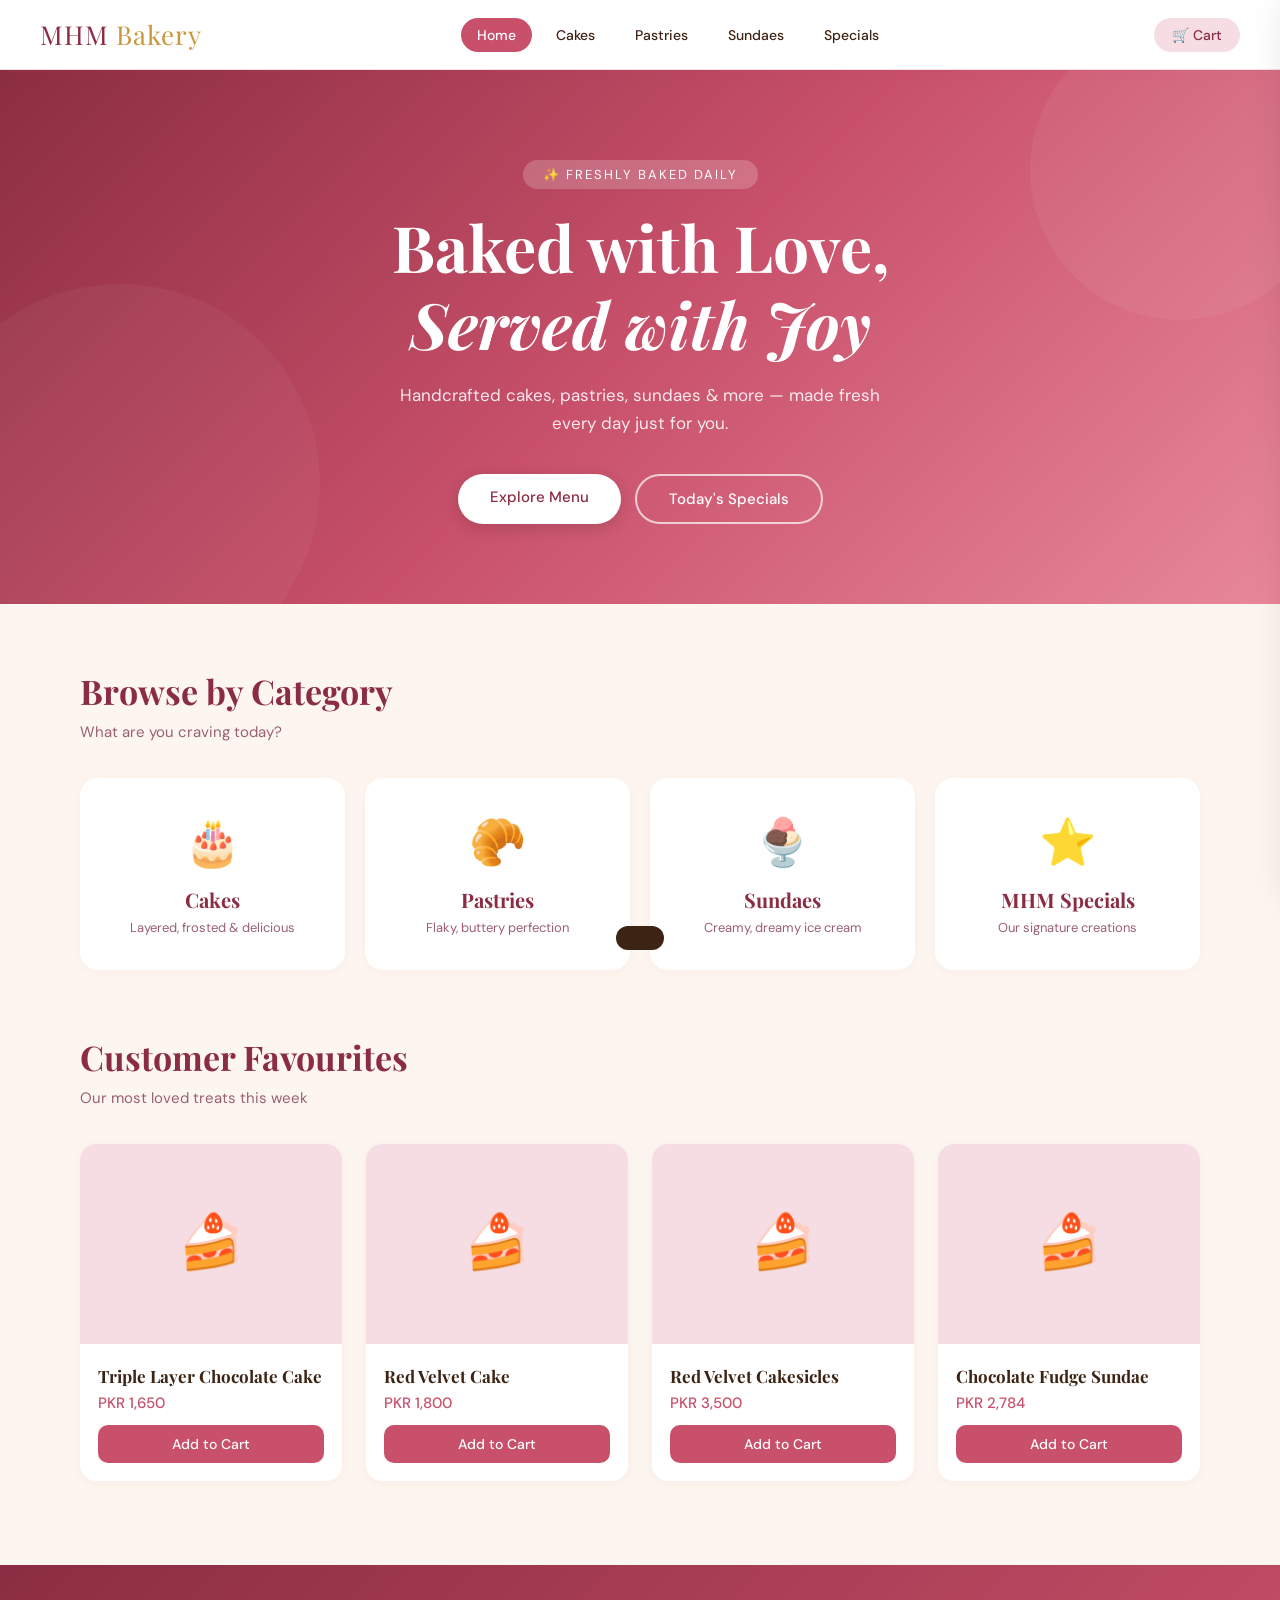
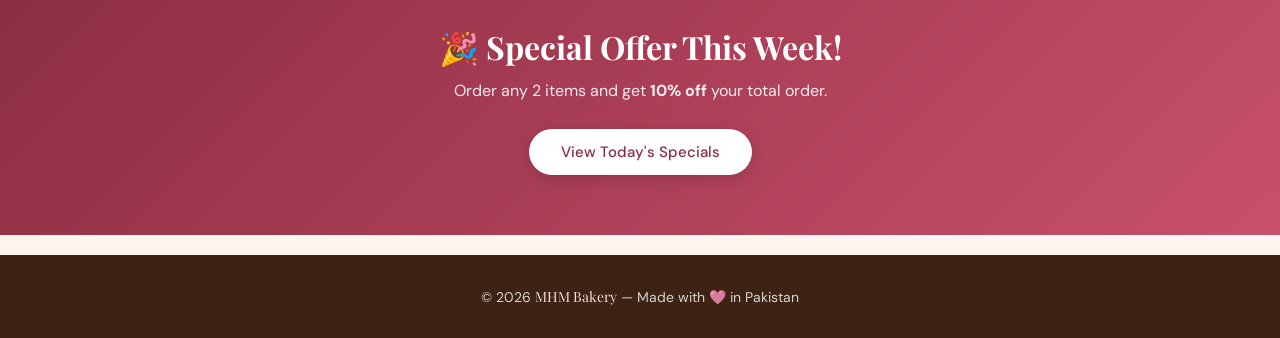
<file: index.html>
<!DOCTYPE html>
<html lang="en">
<head>
  <meta charset="UTF-8">
  <meta name="viewport" content="width=device-width, initial-scale=1.0">
  <title>MHM Bakery</title>
  <link href="https://fonts.googleapis.com/css2?family=Playfair+Display:ital,wght@0,400;0,700;1,400&family=DM+Sans:wght@300;400;500&display=swap" rel="stylesheet">
  <link rel="stylesheet" href="style.css">
</head>
<body>

  <nav>
    <a href="index.html" class="logo">MHM <span>Bakery</span></a>
    <ul>
      <li><a href="index.html" class="active">Home</a></li>
      <li><a href="cakes.html">Cakes</a></li>
      <li><a href="pastry.html">Pastries</a></li>
      <li><a href="sundae.html">Sundaes</a></li>
      <li><a href="special.html">Specials</a></li>
    </ul>
    <button class="cart-btn" onclick="openCart()">
      🛒 Cart <span class="cart-count" style="display:none">0</span>
    </button>
  </nav>

  <!-- CART SIDEBAR -->
  <div class="cart-overlay" id="cart-overlay"></div>
  <div class="cart-sidebar" id="cart-sidebar">
    <div class="cart-header">
      <h2>🛒 Your Cart</h2>
      <button class="cart-close" onclick="closeCart()">✕</button>
    </div>
    <div class="cart-items" id="cart-items">
      <div class="cart-empty"><span>🛒</span><p>Your cart is empty</p></div>
    </div>
    <div class="cart-footer">
      <div class="cart-total">
        <span>Total</span>
        <span id="cart-total-amount">PKR 0</span>
      </div>
      <button class="checkout-btn">Proceed to Checkout</button>
    </div>
  </div>
  <div class="toast" id="toast"></div>

  <section class="hero">
    <div class="hero-tag">✨ Freshly Baked Daily</div>
    <h1>Baked with Love,<br><em>Served with Joy</em></h1>
    <p>Handcrafted cakes, pastries, sundaes & more — made fresh every day just for you.</p>
    <div class="hero-btns">
      <a href="cakes.html" class="btn-primary">Explore Menu</a>
      <a href="special.html" class="btn-outline">Today's Specials</a>
    </div>
  </section>

  <div class="section">
    <h2 class="section-title">Browse by Category</h2>
    <p class="section-sub">What are you craving today?</p>
    <div class="categories">
      <a href="cakes.html" class="cat-card">
        <div class="cat-icon">🎂</div>
        <h3>Cakes</h3>
        <p>Layered, frosted & delicious</p>
      </a>
      <a href="pastry.html" class="cat-card">
        <div class="cat-icon">🥐</div>
        <h3>Pastries</h3>
        <p>Flaky, buttery perfection</p>
      </a>
      <a href="sundae.html" class="cat-card">
        <div class="cat-icon">🍨</div>
        <h3>Sundaes</h3>
        <p>Creamy, dreamy ice cream</p>
      </a>
      <a href="special.html" class="cat-card">
        <div class="cat-icon">⭐</div>
        <h3>MHM Specials</h3>
        <p>Our signature creations</p>
      </a>
    </div>
  </div>

  <div class="section" style="padding-top: 0;">
    <h2 class="section-title">Customer Favourites</h2>
    <p class="section-sub">Our most loved treats this week</p>
    <div class="featured-grid">
      <div class="product-card">
        <img loading="lazy" src="https://www.lalschocolates.com/cdn/shop/products/triple-layer.jpg?v=1686309534" alt="Triple Layer Chocolate Cake">
        <div class="product-info">
          <h3>Triple Layer Chocolate Cake</h3>
          <p class="price">PKR 1,650</p>
          <button class="add-btn">Add to Cart</button>
        </div>
      </div>
      <div class="product-card">
        <img loading="lazy" src="https://pastrychefonline.com/wp-content/uploads/2020/10/emine-icing-covered-red-velvet-cake.jpg" alt="Red Velvet Cake">
        <div class="product-info">
          <h3>Red Velvet Cake</h3>
          <p class="price">PKR 1,800</p>
          <button class="add-btn">Add to Cart</button>
        </div>
      </div>
      <div class="product-card">
        <img loading="lazy" src="https://bonnibakery.com/wp-content/uploads/2022/02/Valentines-Cakesicles-16.jpg.webp" alt="Red Velvet Cakesicles">
        <div class="product-info">
          <h3>Red Velvet Cakesicles</h3>
          <p class="price">PKR 3,500</p>
          <button class="add-btn">Add to Cart</button>
        </div>
      </div>
      <div class="product-card">
        <img loading="lazy" src="https://www.thereciperebel.com/wp-content/uploads/2022/05/brownie-sundae-TRR-1200-25-of-40.jpg" alt="Chocolate Fudge Sundae">
        <div class="product-info">
          <h3>Chocolate Fudge Sundae</h3>
          <p class="price">PKR 2,784</p>
          <button class="add-btn">Add to Cart</button>
        </div>
      </div>
    </div>
  </div>

  <div class="banner">
    <h2>🎉 Special Offer This Week!</h2>
    <p>Order any 2 items and get <strong>10% off</strong> your total order.</p>
    <a href="special.html" class="btn-primary">View Today's Specials</a>
  </div>

  <footer>
    <p>© 2026 <span>MHM Bakery</span> — Made with 🩷 in Pakistan</p>
  </footer>

  <script src="cart.js"></script>
</body>
</html>
</file>
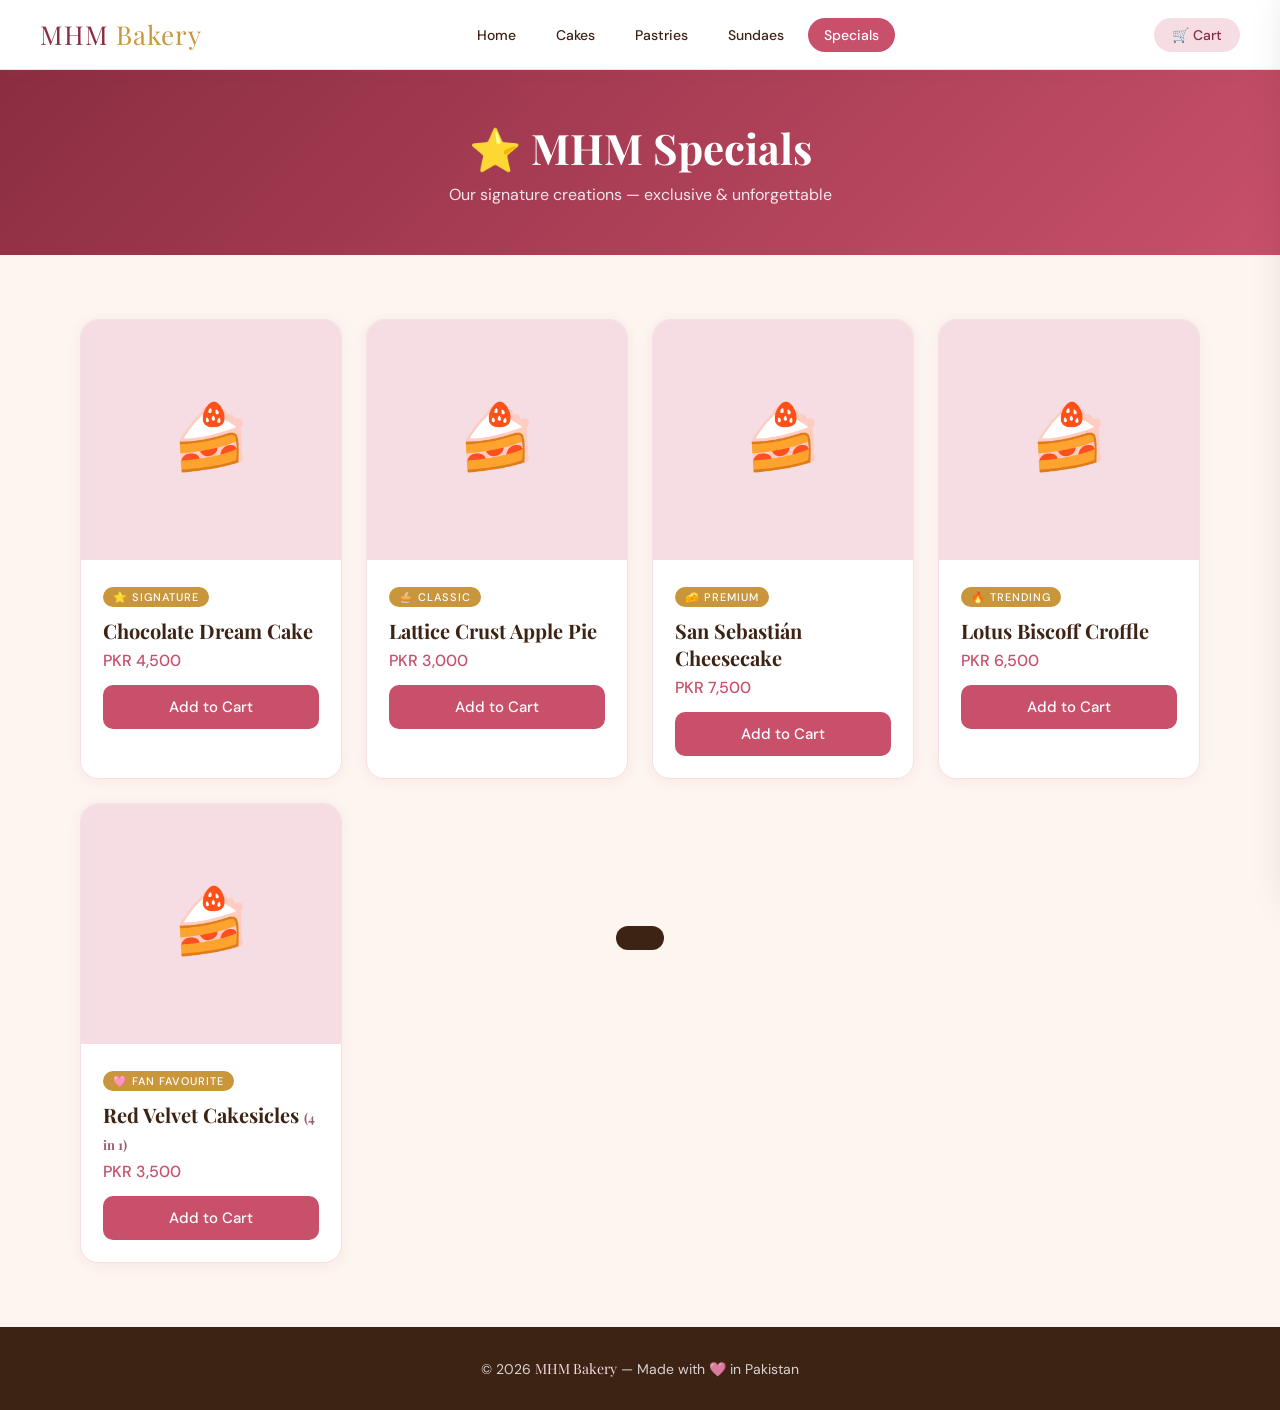
<file: special.html>
<!DOCTYPE html>
<html lang="en">
<head>
  <meta charset="UTF-8">
  <meta name="viewport" content="width=device-width, initial-scale=1.0">
  <title>MHM Specials — MHM Bakery</title>
  <link href="https://fonts.googleapis.com/css2?family=Playfair+Display:ital,wght@0,400;0,700;1,400&family=DM+Sans:wght@300;400;500&display=swap" rel="stylesheet">
  <link rel="stylesheet" href="style.css">
</head>
<body>

  <nav>
    <a href="index.html" class="logo">MHM <span>Bakery</span></a>
    <ul>
      <li><a href="index.html">Home</a></li>
      <li><a href="cakes.html">Cakes</a></li>
      <li><a href="pastry.html">Pastries</a></li>
      <li><a href="sundae.html">Sundaes</a></li>
      <li><a href="special.html" class="active">Specials</a></li>
    </ul>
    <button class="cart-btn" onclick="openCart()">
      🛒 Cart <span class="cart-count" style="display:none">0</span>
    </button>
  </nav>

  <!-- CART SIDEBAR -->
  <div class="cart-overlay" id="cart-overlay"></div>
  <div class="cart-sidebar" id="cart-sidebar">
    <div class="cart-header">
      <h2>🛒 Your Cart</h2>
      <button class="cart-close" onclick="closeCart()">✕</button>
    </div>
    <div class="cart-items" id="cart-items">
      <div class="cart-empty"><span>🛒</span><p>Your cart is empty</p></div>
    </div>
    <div class="cart-footer">
      <div class="cart-total">
        <span>Total</span>
        <span id="cart-total-amount">PKR 0</span>
      </div>
      <button class="checkout-btn">Proceed to Checkout</button>
    </div>
  </div>
  <div class="toast" id="toast"></div>

  <div class="page-header">
    <h1>⭐ MHM Specials</h1>
    <p>Our signature creations — exclusive & unforgettable</p>
  </div>

  <div class="section">
    <div class="grid">
      <div class="special-card">
        <img loading="lazy" src="https://images.notquitenigella.com/images/dream-cake-tin-can-chocolate-filipino/__dream-cake-tin-can-chocolate-filipino-12.jpg" alt="Chocolate Dream Cake">
        <div class="special-info">
          <div class="badge">⭐ Signature</div>
          <h3>Chocolate Dream Cake</h3>
          <p class="price">PKR 4,500</p>
          <button class="add-btn">Add to Cart</button>
        </div>
      </div>
      <div class="special-card">
        <img loading="lazy" src="https://inbloombakery.com/wp-content/uploads/2021/11/new-apple-pie-13-of-19.jpg" alt="Lattice Crust Apple Pie">
        <div class="special-info">
          <div class="badge">🥧 Classic</div>
          <h3>Lattice Crust Apple Pie</h3>
          <p class="price">PKR 3,000</p>
          <button class="add-btn">Add to Cart</button>
        </div>
      </div>
      <div class="special-card">
        <img loading="lazy" src="https://multitenant.vmos-static.com/cdn-cgi/image/fit=cover,width=960/https://media-multitenant.vmos-static.com/media/v1/media?entityUUID=bb699c02-fb11-4391-b4d5-8953de3fbaea&scope=grid" alt="San Sebastian Cheesecake">
        <div class="special-info">
          <div class="badge">🧀 Premium</div>
          <h3>San Sebastián Cheesecake</h3>
          <p class="price">PKR 7,500</p>
          <button class="add-btn">Add to Cart</button>
        </div>
      </div>
      <div class="special-card">
        <img loading="lazy" src="https://multitenant.vmos-static.com/cdn-cgi/image/fit=cover,width=960/https://media-multitenant.vmos-static.com/media/v1/media?entityUUID=1b0fc7a5-ff66-4a78-9bd0-9f7a6f601d8d&scope=grid" alt="Lotus Biscoff Croffle">
        <div class="special-info">
          <div class="badge">🔥 Trending</div>
          <h3>Lotus Biscoff Croffle</h3>
          <p class="price">PKR 6,500</p>
          <button class="add-btn">Add to Cart</button>
        </div>
      </div>
      <div class="special-card">
        <img loading="lazy" src="https://bonnibakery.com/wp-content/uploads/2022/02/Valentines-Cakesicles-16.jpg.webp" alt="Red Velvet Cakesicles">
        <div class="special-info">
          <div class="badge">🩷 Fan Favourite</div>
          <h3>Red Velvet Cakesicles <small style="font-size:13px; color:#9a6070;">(4 in 1)</small></h3>
          <p class="price">PKR 3,500</p>
          <button class="add-btn">Add to Cart</button>
        </div>
      </div>
    </div>
  </div>

  <footer>
    <p>© 2026 <span>MHM Bakery</span> — Made with 🩷 in Pakistan</p>
  </footer>

  <script src="cart.js"></script>
</body>
</html>
</file>
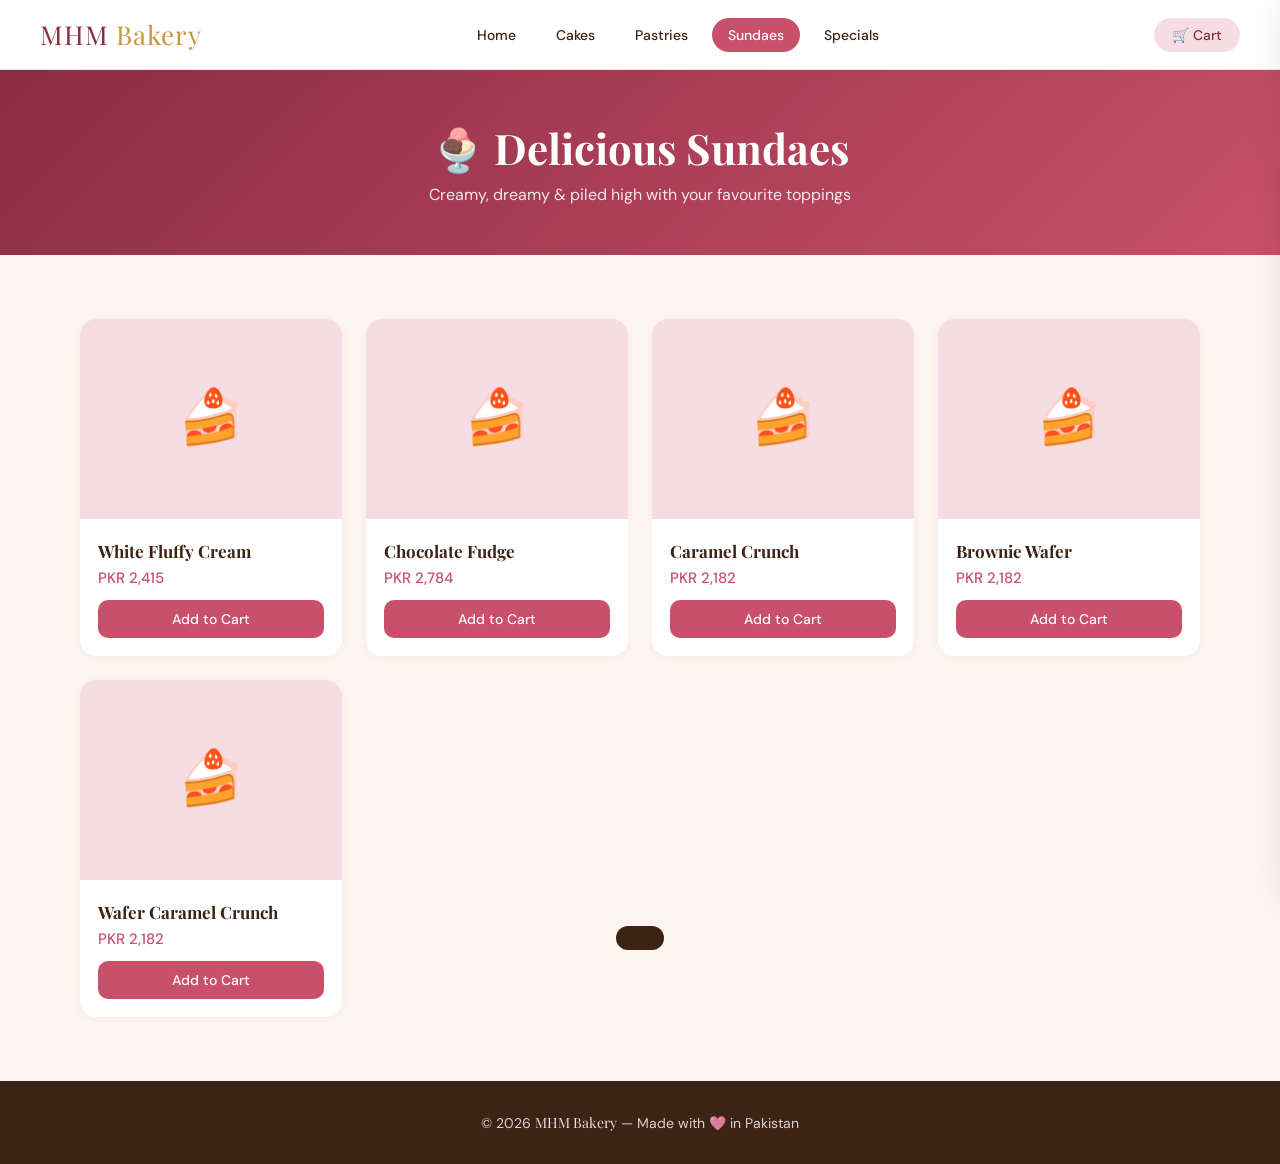
<file: sundae.html>
<!DOCTYPE html>
<html lang="en">
<head>
  <meta charset="UTF-8">
  <meta name="viewport" content="width=device-width, initial-scale=1.0">
  <title>Sundaes — MHM Bakery</title>
  <link href="https://fonts.googleapis.com/css2?family=Playfair+Display:ital,wght@0,400;0,700;1,400&family=DM+Sans:wght@300;400;500&display=swap" rel="stylesheet">
  <link rel="stylesheet" href="style.css">
</head>
<body>

  <nav>
    <a href="index.html" class="logo">MHM <span>Bakery</span></a>
    <ul>
      <li><a href="index.html">Home</a></li>
      <li><a href="cakes.html">Cakes</a></li>
      <li><a href="pastry.html">Pastries</a></li>
      <li><a href="sundae.html" class="active">Sundaes</a></li>
      <li><a href="special.html">Specials</a></li>
    </ul>
    <button class="cart-btn" onclick="openCart()">
      🛒 Cart <span class="cart-count" style="display:none">0</span>
    </button>
  </nav>

  <!-- CART SIDEBAR -->
  <div class="cart-overlay" id="cart-overlay"></div>
  <div class="cart-sidebar" id="cart-sidebar">
    <div class="cart-header">
      <h2>🛒 Your Cart</h2>
      <button class="cart-close" onclick="closeCart()">✕</button>
    </div>
    <div class="cart-items" id="cart-items">
      <div class="cart-empty"><span>🛒</span><p>Your cart is empty</p></div>
    </div>
    <div class="cart-footer">
      <div class="cart-total">
        <span>Total</span>
        <span id="cart-total-amount">PKR 0</span>
      </div>
      <button class="checkout-btn">Proceed to Checkout</button>
    </div>
  </div>
  <div class="toast" id="toast"></div>

  <div class="page-header">
    <h1>🍨 Delicious Sundaes</h1>
    <p>Creamy, dreamy & piled high with your favourite toppings</p>
  </div>

  <div class="section">
    <div class="grid">
      <div class="product-card">
        <img loading="lazy" src="https://t4.ftcdn.net/jpg/05/76/37/13/360_F_576371334_ziOJTULP7l0BVpuA3t4b5ULCMo8vgfZq.jpg" alt="White Fluffy Cream">
        <div class="product-info">
          <h3>White Fluffy Cream</h3>
          <p class="price">PKR 2,415</p>
          <button class="add-btn">Add to Cart</button>
        </div>
      </div>
      <div class="product-card">
        <img loading="lazy" src="https://www.thereciperebel.com/wp-content/uploads/2022/05/brownie-sundae-TRR-1200-25-of-40.jpg" alt="Chocolate Fudge">
        <div class="product-info">
          <h3>Chocolate Fudge</h3>
          <p class="price">PKR 2,784</p>
          <button class="add-btn">Add to Cart</button>
        </div>
      </div>
      <div class="product-card">
        <img loading="lazy" src="https://cdn.apartmenttherapy.info/image/upload/f_jpg,q_auto:eco,c_fill,g_auto,w_1500,ar_1:1/k%2FPhoto%2FRecipes%2F2022-06-ice-cream-sundae%2F2022_July_K_EDR_Ice-Cream-Sundae_389" alt="Caramel Crunch">
        <div class="product-info">
          <h3>Caramel Crunch</h3>
          <p class="price">PKR 2,182</p>
          <button class="add-btn">Add to Cart</button>
        </div>
      </div>
      <div class="product-card">
        <img loading="lazy" src="https://images.ctfassets.net/lufu0clouua1/2o81XxYcD1yGno6gCP5ktt/2c99d0e783b6ed13b8e37395e818dcf4/ice-cream-sundae.jpg" alt="Brownie Wafer">
        <div class="product-info">
          <h3>Brownie Wafer</h3>
          <p class="price">PKR 2,182</p>
          <button class="add-btn">Add to Cart</button>
        </div>
      </div>
      <div class="product-card">
        <img loading="lazy" src="https://www.thereciperebel.com/wp-content/uploads/2022/05/brownie-sundae-TRR-1200-25-of-40.jpg" alt="Wafer Caramel Crunch">
        <div class="product-info">
          <h3>Wafer Caramel Crunch</h3>
          <p class="price">PKR 2,182</p>
          <button class="add-btn">Add to Cart</button>
        </div>
      </div>
    </div>
  </div>

  <footer>
    <p>© 2026 <span>MHM Bakery</span> — Made with 🩷 in Pakistan</p>
  </footer>

  <script src="cart.js"></script>
</body>
</html>
</file>
<file: style.css>
*, *::before, *::after { box-sizing: border-box; margin: 0; padding: 0; }

:root {
  --rose: #c8506a;
  --rose-light: #f5dde3;
  --rose-dark: #8b2d42;
  --cream: #fdf6f0;
  --brown: #3d2314;
  --gold: #c9963b;
  --white: #ffffff;
}

body {
  font-family: 'DM Sans', sans-serif;
  background-color: var(--cream);
  color: var(--brown);
}

/* NAV */
nav {
  background: var(--white);
  padding: 0 40px;
  display: flex;
  align-items: center;
  justify-content: space-between;
  height: 70px;
  border-bottom: 1px solid #f0e0e5;
  position: sticky;
  top: 0;
  z-index: 100;
  box-shadow: 0 2px 12px rgba(200,80,106,0.07);
}

.logo {
  font-family: 'Playfair Display', serif;
  font-size: 26px;
  color: var(--rose-dark);
  letter-spacing: 1px;
  text-decoration: none;
}

.logo span { color: var(--gold); }

nav ul { list-style: none; display: flex; gap: 8px; }

nav ul a {
  text-decoration: none;
  color: var(--brown);
  font-size: 14px;
  font-weight: 500;
  padding: 8px 16px;
  border-radius: 25px;
  transition: all 0.2s;
}

nav ul a:hover, nav ul a.active {
  background: var(--rose);
  color: white;
}

/* CART ICON IN NAV */
.cart-btn {
  position: relative;
  background: var(--rose-light);
  border: none;
  border-radius: 25px;
  padding: 8px 18px;
  font-family: 'DM Sans', sans-serif;
  font-size: 14px;
  font-weight: 500;
  color: var(--rose-dark);
  cursor: pointer;
  transition: all 0.2s;
  display: flex;
  align-items: center;
  gap: 6px;
}

.cart-btn:hover { background: var(--rose); color: white; }

.cart-count {
  background: var(--rose-dark);
  color: white;
  border-radius: 50%;
  font-size: 11px;
  font-weight: 700;
  width: 18px;
  height: 18px;
  display: inline-flex;
  align-items: center;
  justify-content: center;
}

/* HERO (index only) */
.hero {
  background: linear-gradient(135deg, #8b2d42 0%, #c8506a 50%, #e8889a 100%);
  color: white;
  text-align: center;
  padding: 90px 20px 80px;
  position: relative;
  overflow: hidden;
}

.hero::before {
  content: '';
  position: absolute;
  top: -50px; right: -50px;
  width: 300px; height: 300px;
  background: rgba(255,255,255,0.05);
  border-radius: 50%;
}

.hero::after {
  content: '';
  position: absolute;
  bottom: -80px; left: -80px;
  width: 400px; height: 400px;
  background: rgba(255,255,255,0.04);
  border-radius: 50%;
}

.hero-tag {
  display: inline-block;
  background: rgba(255,255,255,0.2);
  padding: 6px 20px;
  border-radius: 25px;
  font-size: 13px;
  letter-spacing: 2px;
  text-transform: uppercase;
  margin-bottom: 20px;
}

.hero h1 {
  font-family: 'Playfair Display', serif;
  font-size: clamp(36px, 6vw, 64px);
  line-height: 1.2;
  margin-bottom: 18px;
}

.hero p {
  font-size: 17px;
  opacity: 0.88;
  max-width: 480px;
  margin: 0 auto 36px;
  line-height: 1.7;
}

.hero-btns { display: flex; gap: 14px; justify-content: center; flex-wrap: wrap; }

.btn-primary {
  background: white;
  color: var(--rose-dark);
  padding: 13px 32px;
  border-radius: 30px;
  font-weight: 500;
  font-size: 15px;
  text-decoration: none;
  transition: transform 0.2s, box-shadow 0.2s;
  box-shadow: 0 4px 16px rgba(0,0,0,0.15);
  display: inline-block;
}

.btn-primary:hover { transform: translateY(-2px); box-shadow: 0 8px 24px rgba(0,0,0,0.2); }

.btn-outline {
  border: 2px solid rgba(255,255,255,0.7);
  color: white;
  padding: 13px 32px;
  border-radius: 30px;
  font-weight: 500;
  font-size: 15px;
  text-decoration: none;
  transition: all 0.2s;
  display: inline-block;
}

.btn-outline:hover { background: rgba(255,255,255,0.15); }

/* PAGE HEADER (inner pages) */
.page-header {
  background: linear-gradient(135deg, #8b2d42, #c8506a);
  color: white;
  padding: 50px 40px;
  text-align: center;
}

.page-header h1 {
  font-family: 'Playfair Display', serif;
  font-size: 42px;
  margin-bottom: 8px;
}

.page-header p { opacity: 0.88; font-size: 16px; }

/* SECTIONS */
.section { padding: 64px 40px; max-width: 1200px; margin: 0 auto; }

.section-title {
  font-family: 'Playfair Display', serif;
  font-size: 34px;
  color: var(--rose-dark);
  margin-bottom: 8px;
}

.section-sub { color: #9a6070; font-size: 15px; margin-bottom: 36px; }

/* CATEGORIES */
.categories {
  display: grid;
  grid-template-columns: repeat(auto-fit, minmax(220px, 1fr));
  gap: 20px;
}

.cat-card {
  background: white;
  border-radius: 18px;
  padding: 32px 24px;
  text-align: center;
  text-decoration: none;
  color: var(--brown);
  border: 2px solid transparent;
  transition: all 0.25s;
  box-shadow: 0 2px 12px rgba(200,80,106,0.06);
}

.cat-card:hover {
  border-color: var(--rose);
  transform: translateY(-4px);
  box-shadow: 0 12px 32px rgba(200,80,106,0.14);
}

.cat-icon { font-size: 46px; margin-bottom: 14px; }
.cat-card h3 { font-family: 'Playfair Display', serif; font-size: 20px; margin-bottom: 6px; color: var(--rose-dark); }
.cat-card p { font-size: 13px; color: #9a6070; }

/* PRODUCT GRIDS */
.featured-grid, .grid {
  display: grid;
  grid-template-columns: repeat(auto-fill, minmax(250px, 1fr));
  gap: 24px;
}

.product-card, .special-card {
  background: white;
  border-radius: 16px;
  overflow: hidden;
  box-shadow: 0 2px 12px rgba(200,80,106,0.07);
  transition: transform 0.25s, box-shadow 0.25s;
}

.special-card {
  border-radius: 18px;
  box-shadow: 0 2px 16px rgba(200,80,106,0.09);
  border: 1px solid #f5e0e5;
}

.product-card:hover, .special-card:hover {
  transform: translateY(-5px);
  box-shadow: 0 16px 40px rgba(200,80,106,0.14);
}

.special-card:hover { box-shadow: 0 20px 48px rgba(200,80,106,0.16); transform: translateY(-6px); }

.product-card img, .special-card img {
  width: 100%; height: 200px; object-fit: cover;
  transition: transform 0.4s;
}

.special-card img { height: 240px; }

.product-card:hover img, .special-card:hover img { transform: scale(1.04); }

.product-info { padding: 16px 18px 18px; }
.special-info { padding: 20px 22px 22px; }

.product-info h3, .special-info h3 {
  font-family: 'Playfair Display', serif;
  font-size: 17px;
  color: var(--brown);
  margin-bottom: 6px;
}

.special-info h3 { font-size: 20px; }

.product-info .price, .special-info .price {
  color: var(--rose);
  font-weight: 500;
  font-size: 15px;
  margin-bottom: 12px;
}

.special-info .price { font-size: 16px; margin-bottom: 14px; }

/* BADGE */
.badge {
  display: inline-block;
  background: var(--gold);
  color: white;
  font-size: 11px;
  font-weight: 500;
  padding: 3px 10px;
  border-radius: 20px;
  margin-bottom: 10px;
  letter-spacing: 1px;
  text-transform: uppercase;
}

/* ADD TO CART BUTTON */
.add-btn {
  width: 100%;
  background: var(--rose);
  color: white;
  border: none;
  padding: 10px;
  border-radius: 10px;
  font-size: 14px;
  font-weight: 500;
  cursor: pointer;
  transition: all 0.2s;
  font-family: 'DM Sans', sans-serif;
}

.special-card .add-btn { padding: 12px; font-size: 15px; }

.add-btn:hover { background: var(--rose-dark); }
.add-btn.added { background: #4caf50; }

/* BANNER */
.banner {
  background: linear-gradient(135deg, var(--rose-dark), var(--rose));
  color: white;
  text-align: center;
  padding: 60px 40px;
  margin: 20px 0;
}

.banner h2 { font-family: 'Playfair Display', serif; font-size: 32px; margin-bottom: 12px; }
.banner p { font-size: 16px; opacity: 0.9; margin-bottom: 28px; }

/* CART SIDEBAR */
.cart-overlay {
  display: none;
  position: fixed;
  inset: 0;
  background: rgba(0,0,0,0.45);
  z-index: 999;
}

.cart-overlay.open { display: block; }

.cart-sidebar {
  position: fixed;
  top: 0; right: -420px;
  width: 400px;
  height: 100vh;
  background: white;
  z-index: 1000;
  display: flex;
  flex-direction: column;
  box-shadow: -8px 0 40px rgba(0,0,0,0.15);
  transition: right 0.35s cubic-bezier(0.4,0,0.2,1);
}

.cart-sidebar.open { right: 0; }

.cart-header {
  padding: 24px 24px 16px;
  border-bottom: 1px solid #f0e0e5;
  display: flex;
  align-items: center;
  justify-content: space-between;
}

.cart-header h2 {
  font-family: 'Playfair Display', serif;
  font-size: 22px;
  color: var(--rose-dark);
}

.cart-close {
  background: none;
  border: none;
  font-size: 22px;
  cursor: pointer;
  color: var(--brown);
  padding: 4px;
  border-radius: 6px;
  transition: background 0.2s;
}

.cart-close:hover { background: var(--rose-light); }

.cart-items { flex: 1; overflow-y: auto; padding: 16px 24px; }

.cart-empty {
  display: flex;
  flex-direction: column;
  align-items: center;
  justify-content: center;
  height: 200px;
  color: #9a6070;
  font-size: 15px;
  gap: 12px;
}

.cart-empty span { font-size: 48px; }

.cart-item {
  display: flex;
  gap: 14px;
  padding: 14px 0;
  border-bottom: 1px solid #f9eef0;
  align-items: center;
}

.cart-item-info { flex: 1; }

.cart-item-name {
  font-family: 'Playfair Display', serif;
  font-size: 15px;
  color: var(--brown);
  margin-bottom: 4px;
}

.cart-item-price { color: var(--rose); font-size: 14px; font-weight: 500; }

.cart-item-qty {
  display: flex;
  align-items: center;
  gap: 10px;
  margin-top: 8px;
}

.qty-btn {
  background: var(--rose-light);
  border: none;
  border-radius: 6px;
  width: 26px; height: 26px;
  font-size: 16px;
  cursor: pointer;
  color: var(--rose-dark);
  font-weight: 700;
  display: flex;
  align-items: center;
  justify-content: center;
  transition: background 0.2s;
}

.qty-btn:hover { background: var(--rose); color: white; }
.qty-num { font-size: 14px; font-weight: 500; min-width: 20px; text-align: center; }

.remove-btn {
  background: none;
  border: none;
  color: #cca0aa;
  cursor: pointer;
  font-size: 18px;
  padding: 4px;
  transition: color 0.2s;
}

.remove-btn:hover { color: var(--rose); }

.cart-footer {
  padding: 20px 24px 28px;
  border-top: 1px solid #f0e0e5;
}

.cart-total {
  display: flex;
  justify-content: space-between;
  align-items: center;
  margin-bottom: 16px;
  font-size: 16px;
  font-weight: 500;
}

.cart-total span:last-child { color: var(--rose-dark); font-family: 'Playfair Display', serif; font-size: 20px; }

.checkout-btn {
  width: 100%;
  background: var(--rose);
  color: white;
  border: none;
  padding: 14px;
  border-radius: 12px;
  font-size: 16px;
  font-weight: 500;
  cursor: pointer;
  font-family: 'DM Sans', sans-serif;
  transition: background 0.2s;
}

.checkout-btn:hover { background: var(--rose-dark); }

/* TOAST NOTIFICATION */
.toast {
  position: fixed;
  bottom: 30px;
  left: 50%;
  transform: translateX(-50%) translateY(80px);
  background: var(--brown);
  color: white;
  padding: 12px 24px;
  border-radius: 30px;
  font-size: 14px;
  font-weight: 500;
  z-index: 2000;
  transition: transform 0.35s cubic-bezier(0.4,0,0.2,1);
  white-space: nowrap;
}

.toast.show { transform: translateX(-50%) translateY(0); }

/* FOOTER */
footer {
  background: var(--brown);
  color: rgba(255,255,255,0.8);
  text-align: center;
  padding: 32px;
  font-size: 14px;
}

footer span { color: var(--rose-light); font-family: 'Playfair Display', serif; }


/* ============================================================
   RESPONSIVE (tablet & mobile)
   ============================================================ */
@media (max-width: 900px) {
  nav { padding: 0 20px; }
  .section { padding: 48px 20px; }
  .page-header { padding: 40px 20px; }
  .page-header h1 { font-size: 34px; }
  .banner { padding: 48px 20px; }
}

@media (max-width: 700px) {
  /* Nav: logo + cart on the first row, links scroll on the second row */
  nav {
    height: auto;
    flex-wrap: wrap;
    padding: 10px 16px;
    row-gap: 8px;
  }
  .logo { font-size: 22px; }
  nav ul {
    order: 3;
    width: 100%;
    gap: 4px;
    overflow-x: auto;
    justify-content: flex-start;
    padding-bottom: 4px;
    -webkit-overflow-scrolling: touch;
  }
  nav ul a { font-size: 13px; padding: 7px 12px; white-space: nowrap; }
  .cart-btn { padding: 7px 14px; font-size: 13px; }

  .hero { padding: 60px 16px 56px; }
  .hero p { font-size: 15px; margin-bottom: 28px; }
  .btn-primary, .btn-outline { padding: 12px 24px; font-size: 14px; }

  .section { padding: 40px 16px; }
  .section-title { font-size: 26px; }
  .section-sub { margin-bottom: 24px; }
  .page-header h1 { font-size: 28px; }
  .banner h2 { font-size: 24px; }

  /* Two cards per row on phones */
  .featured-grid, .grid {
    grid-template-columns: repeat(2, 1fr);
    gap: 14px;
  }
  .product-card img { height: 140px; }
  .special-card img { height: 160px; }
  .product-info, .special-info { padding: 12px; }
  .product-info h3 { font-size: 15px; }
  .special-info h3 { font-size: 17px; }

  /* Cart takes the full width on phones */
  .cart-sidebar { width: 100%; right: -100%; }

  .toast { white-space: normal; width: 90%; text-align: center; }
}

@media (max-width: 380px) {
  .featured-grid, .grid { grid-template-columns: 1fr; }
}
</file>
